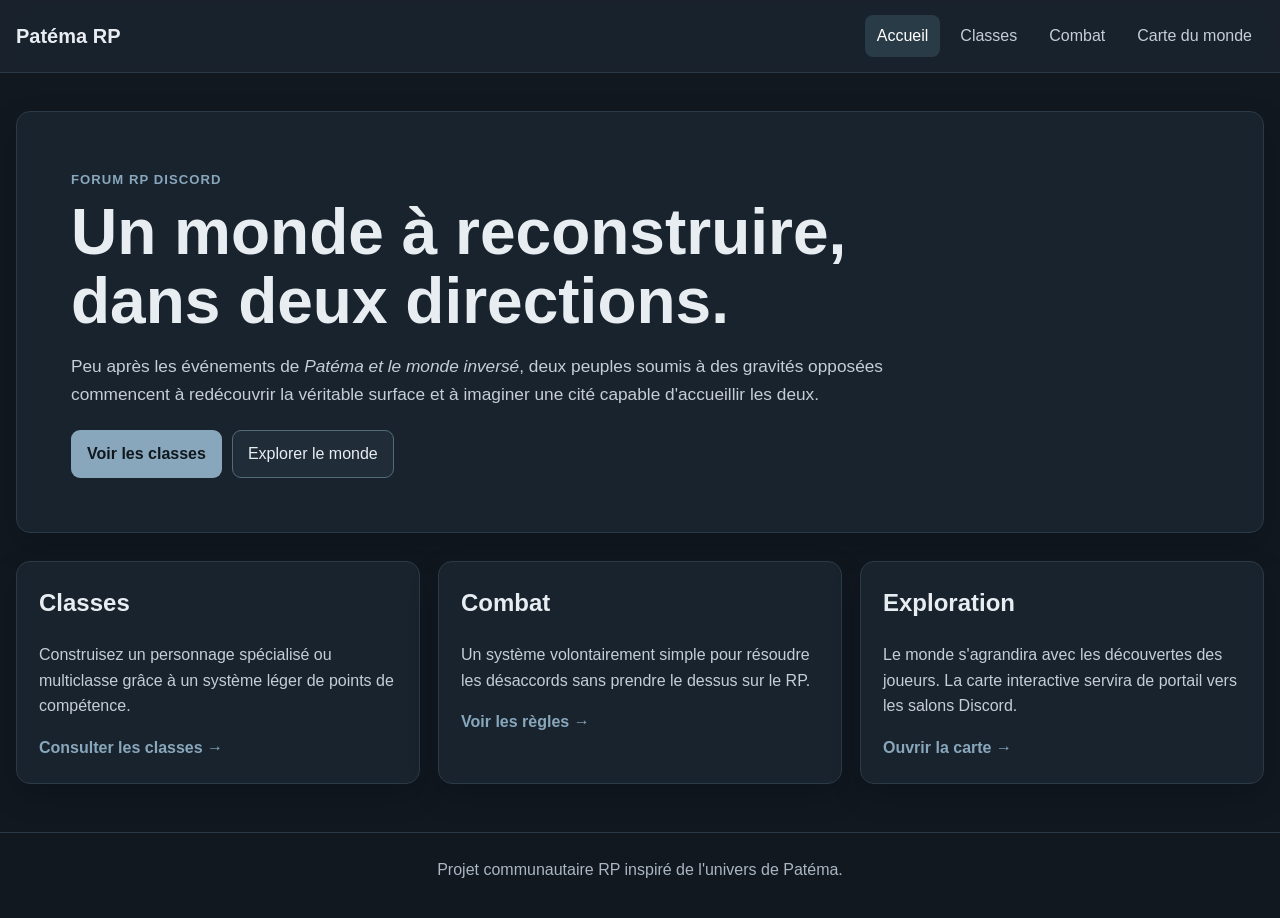
<file: index.html>
<!DOCTYPE html>
<html lang="fr">
<head>
  <meta charset="UTF-8">
  <meta name="viewport" content="width=device-width, initial-scale=1.0">
  <title>Patéma RP</title>
  <link rel="stylesheet" href="css/style.css">
</head>
<body>
<header class="site-header">
  <div class="container header-inner">
    <a class="brand" href="index.html">Patéma RP</a>
    <nav class="main-nav">
      <a class="active" href="index.html">Accueil</a>
      <a href="classes.html">Classes</a>
      <a href="combat.html">Combat</a>
      <a href="carte.html">Carte du monde</a>
    </nav>
  </div>
</header>

<main class="container">
  <section class="hero">
    <span class="eyebrow">Forum RP Discord</span>
    <h1>Un monde à reconstruire, dans deux directions.</h1>
    <p>
      Peu après les événements de <em>Patéma et le monde inversé</em>, deux peuples soumis à des gravités opposées
      commencent à redécouvrir la véritable surface et à imaginer une cité capable d'accueillir les deux.
    </p>
    <div class="hero-actions">
      <a class="button primary" href="classes.html">Voir les classes</a>
      <a class="button" href="carte.html">Explorer le monde</a>
    </div>
  </section>

  <section class="grid three">
    <article class="panel">
      <h2>Classes</h2>
      <p>Construisez un personnage spécialisé ou multiclasse grâce à un système léger de points de compétence.</p>
      <a class="text-link" href="classes.html">Consulter les classes →</a>
    </article>

    <article class="panel">
      <h2>Combat</h2>
      <p>Un système volontairement simple pour résoudre les désaccords sans prendre le dessus sur le RP.</p>
      <a class="text-link" href="combat.html">Voir les règles →</a>
    </article>

    <article class="panel">
      <h2>Exploration</h2>
      <p>Le monde s'agrandira avec les découvertes des joueurs. La carte interactive servira de portail vers les salons Discord.</p>
      <a class="text-link" href="carte.html">Ouvrir la carte →</a>
    </article>
  </section>
</main>

<footer class="site-footer">
  <div class="container">Projet communautaire RP inspiré de l'univers de Patéma.</div>
</footer>
</body>
</html>
</file>
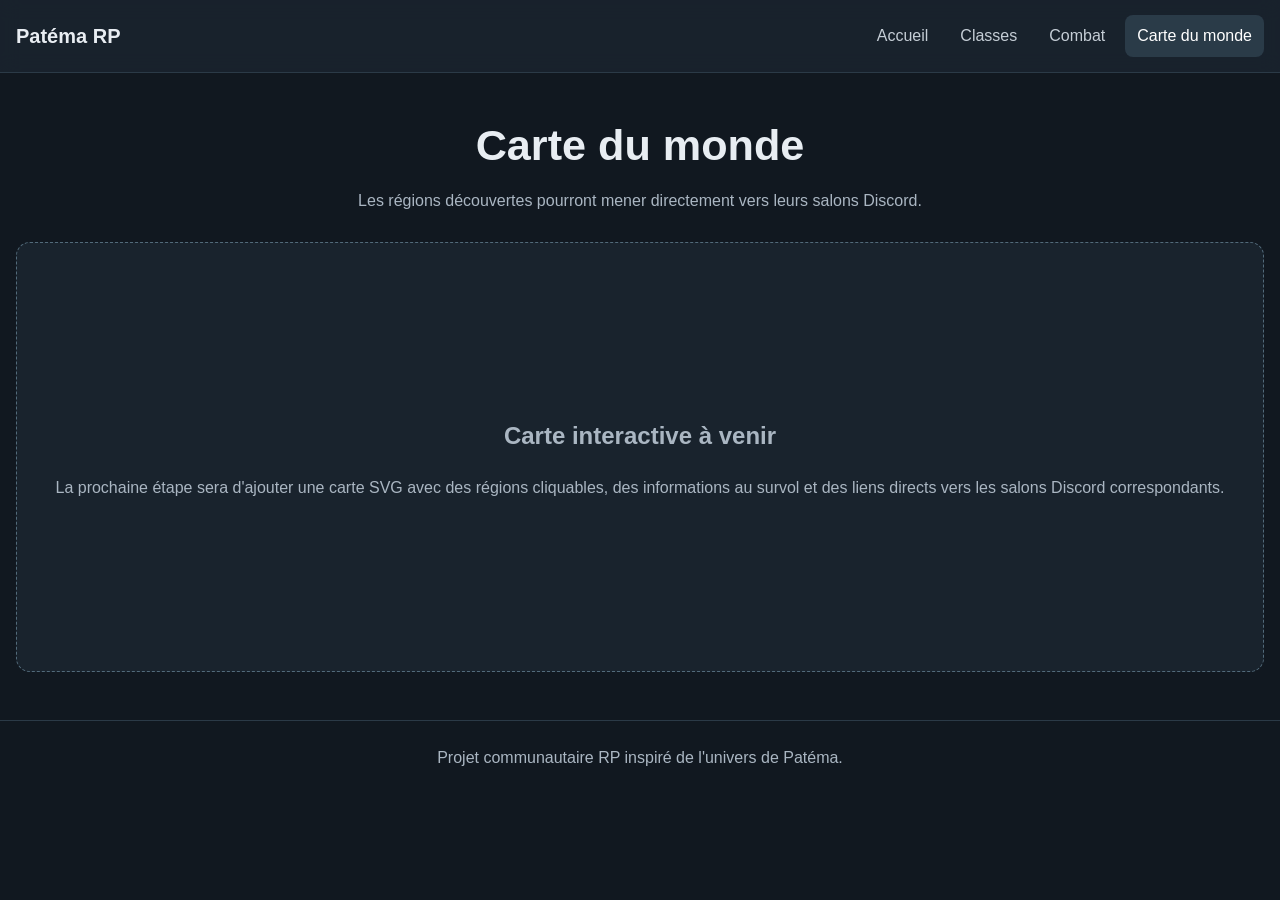
<file: carte.html>
<!DOCTYPE html>
<html lang="fr">
<head>
  <meta charset="UTF-8">
  <meta name="viewport" content="width=device-width, initial-scale=1.0">
  <title>Carte du monde — Patéma RP</title>
  <link rel="stylesheet" href="css/style.css">
</head>
<body>
<header class="site-header">
  <div class="container header-inner">
    <a class="brand" href="index.html">Patéma RP</a>
    <nav class="main-nav">
      <a href="index.html">Accueil</a>
      <a href="classes.html">Classes</a>
      <a href="combat.html">Combat</a>
      <a class="active" href="carte.html">Carte du monde</a>
    </nav>
  </div>
</header>

<main class="container">
  <h1 class="page-title">Carte du monde</h1>
  <div class="subtitle">Les régions découvertes pourront mener directement vers leurs salons Discord.</div>

  <section class="map-placeholder">
    <div>
      <h2>Carte interactive à venir</h2>
      <p>
        La prochaine étape sera d'ajouter une carte SVG avec des régions cliquables,
        des informations au survol et des liens directs vers les salons Discord correspondants.
      </p>
    </div>
  </section>
</main>

<footer class="site-footer"><div class="container">Projet communautaire RP inspiré de l'univers de Patéma.</div></footer>
</body>
</html>
</file>
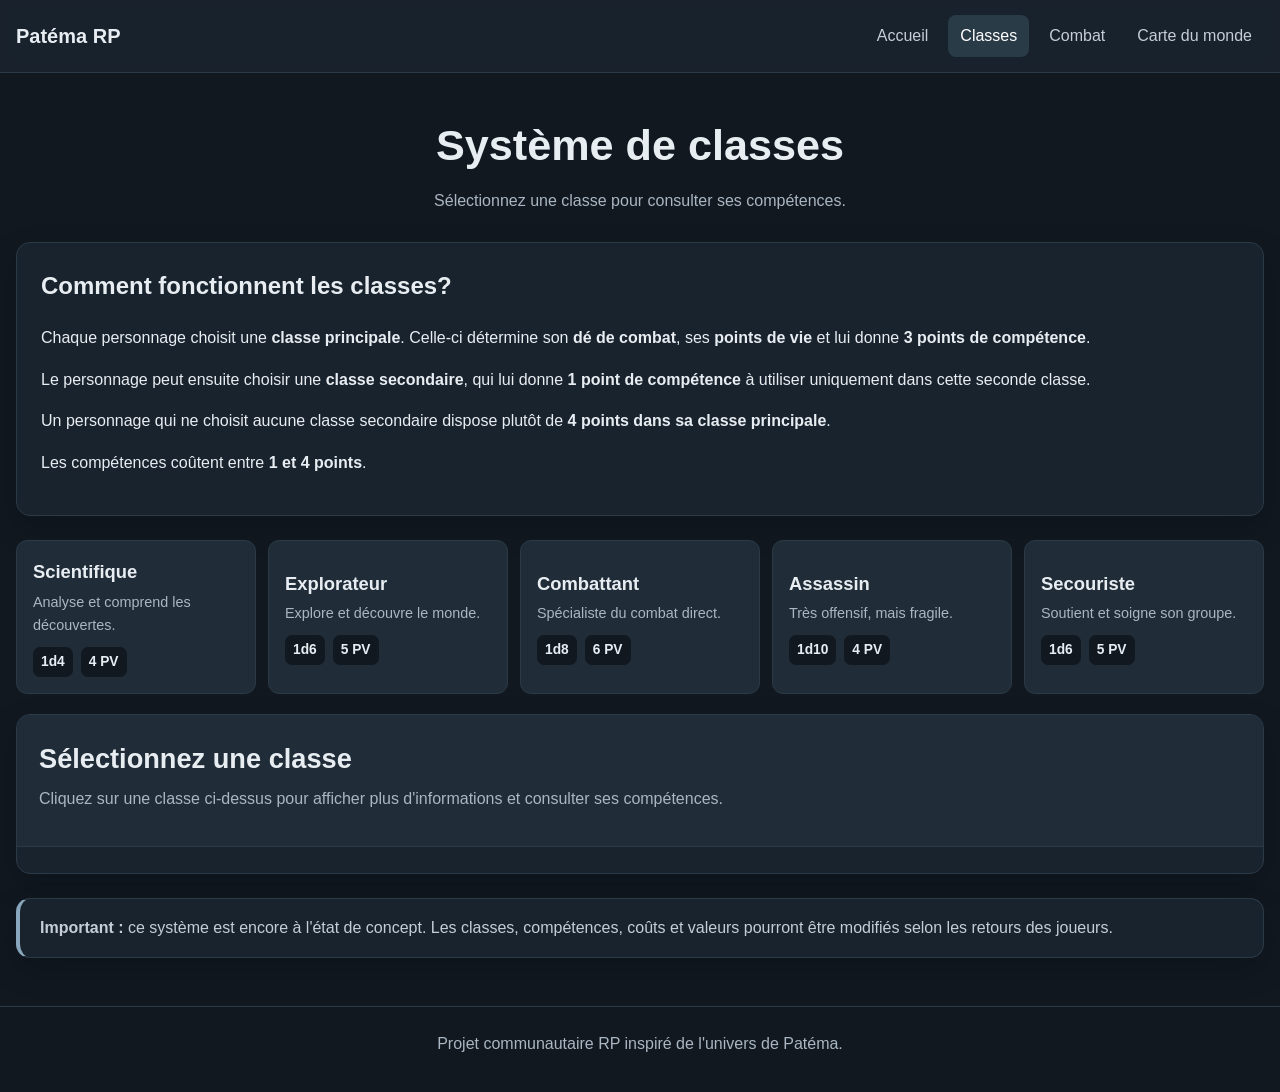
<file: classes.html>
<!DOCTYPE html>
<html lang="fr">
<head>
  <meta charset="UTF-8">
  <meta name="viewport" content="width=device-width, initial-scale=1.0">
  <title>Classes — Patéma RP</title>
  <link rel="stylesheet" href="css/style.css">
</head>
<body>
<header class="site-header">
  <div class="container header-inner">
    <a class="brand" href="index.html">Patéma RP</a>
    <nav class="main-nav">
      <a href="index.html">Accueil</a>
      <a class="active" href="classes.html">Classes</a>
      <a href="combat.html">Combat</a>
      <a href="carte.html">Carte du monde</a>
    </nav>
  </div>
</header>

<main class="container">
  <h1 class="page-title">Système de classes</h1>
  <div class="subtitle">Sélectionnez une classe pour consulter ses compétences.</div>

  <section class="intro">
    <h2>Comment fonctionnent les classes?</h2>
    <p>
      Chaque personnage choisit une <strong>classe principale</strong>.
      Celle-ci détermine son <strong>dé de combat</strong>, ses <strong>points de vie</strong>
      et lui donne <strong>3 points de compétence</strong>.
    </p>
    <p>
      Le personnage peut ensuite choisir une <strong>classe secondaire</strong>,
      qui lui donne <strong>1 point de compétence</strong> à utiliser uniquement dans cette seconde classe.
    </p>
    <p>
      Un personnage qui ne choisit aucune classe secondaire dispose plutôt de
      <strong>4 points dans sa classe principale</strong>.
    </p>
    <p>Les compétences coûtent entre <strong>1 et 4 points</strong>.</p>
  </section>

  <div class="class-buttons">
    <button class="class-button" data-class="scientifique">
      <div class="class-name">Scientifique</div>
      <div class="class-short">Analyse et comprend les découvertes.</div>
      <div class="stats"><span class="stat">1d4</span><span class="stat">4 PV</span></div>
    </button>

    <button class="class-button" data-class="explorateur">
      <div class="class-name">Explorateur</div>
      <div class="class-short">Explore et découvre le monde.</div>
      <div class="stats"><span class="stat">1d6</span><span class="stat">5 PV</span></div>
    </button>

    <button class="class-button" data-class="combattant">
      <div class="class-name">Combattant</div>
      <div class="class-short">Spécialiste du combat direct.</div>
      <div class="stats"><span class="stat">1d8</span><span class="stat">6 PV</span></div>
    </button>

    <button class="class-button" data-class="assassin">
      <div class="class-name">Assassin</div>
      <div class="class-short">Très offensif, mais fragile.</div>
      <div class="stats"><span class="stat">1d10</span><span class="stat">4 PV</span></div>
    </button>

    <button class="class-button" data-class="secouriste">
      <div class="class-name">Secouriste</div>
      <div class="class-short">Soutient et soigne son groupe.</div>
      <div class="stats"><span class="stat">1d6</span><span class="stat">5 PV</span></div>
    </button>
  </div>

  <section class="details-panel">
    <div class="details-header">
      <h2 id="detail-name">Sélectionnez une classe</h2>
      <div class="details-description" id="detail-description">
        Cliquez sur une classe ci-dessus pour afficher plus d'informations et consulter ses compétences.
      </div>
      <div class="stats" id="detail-stats"></div>
    </div>
    <div class="skills" id="detail-skills"></div>
  </section>

  <div class="note">
    <strong>Important :</strong> ce système est encore à l'état de concept.
    Les classes, compétences, coûts et valeurs pourront être modifiés selon les retours des joueurs.
  </div>
</main>

<footer class="site-footer"><div class="container">Projet communautaire RP inspiré de l'univers de Patéma.</div></footer>
<script src="js/classes.js"></script>
</body>
</html>
</file>
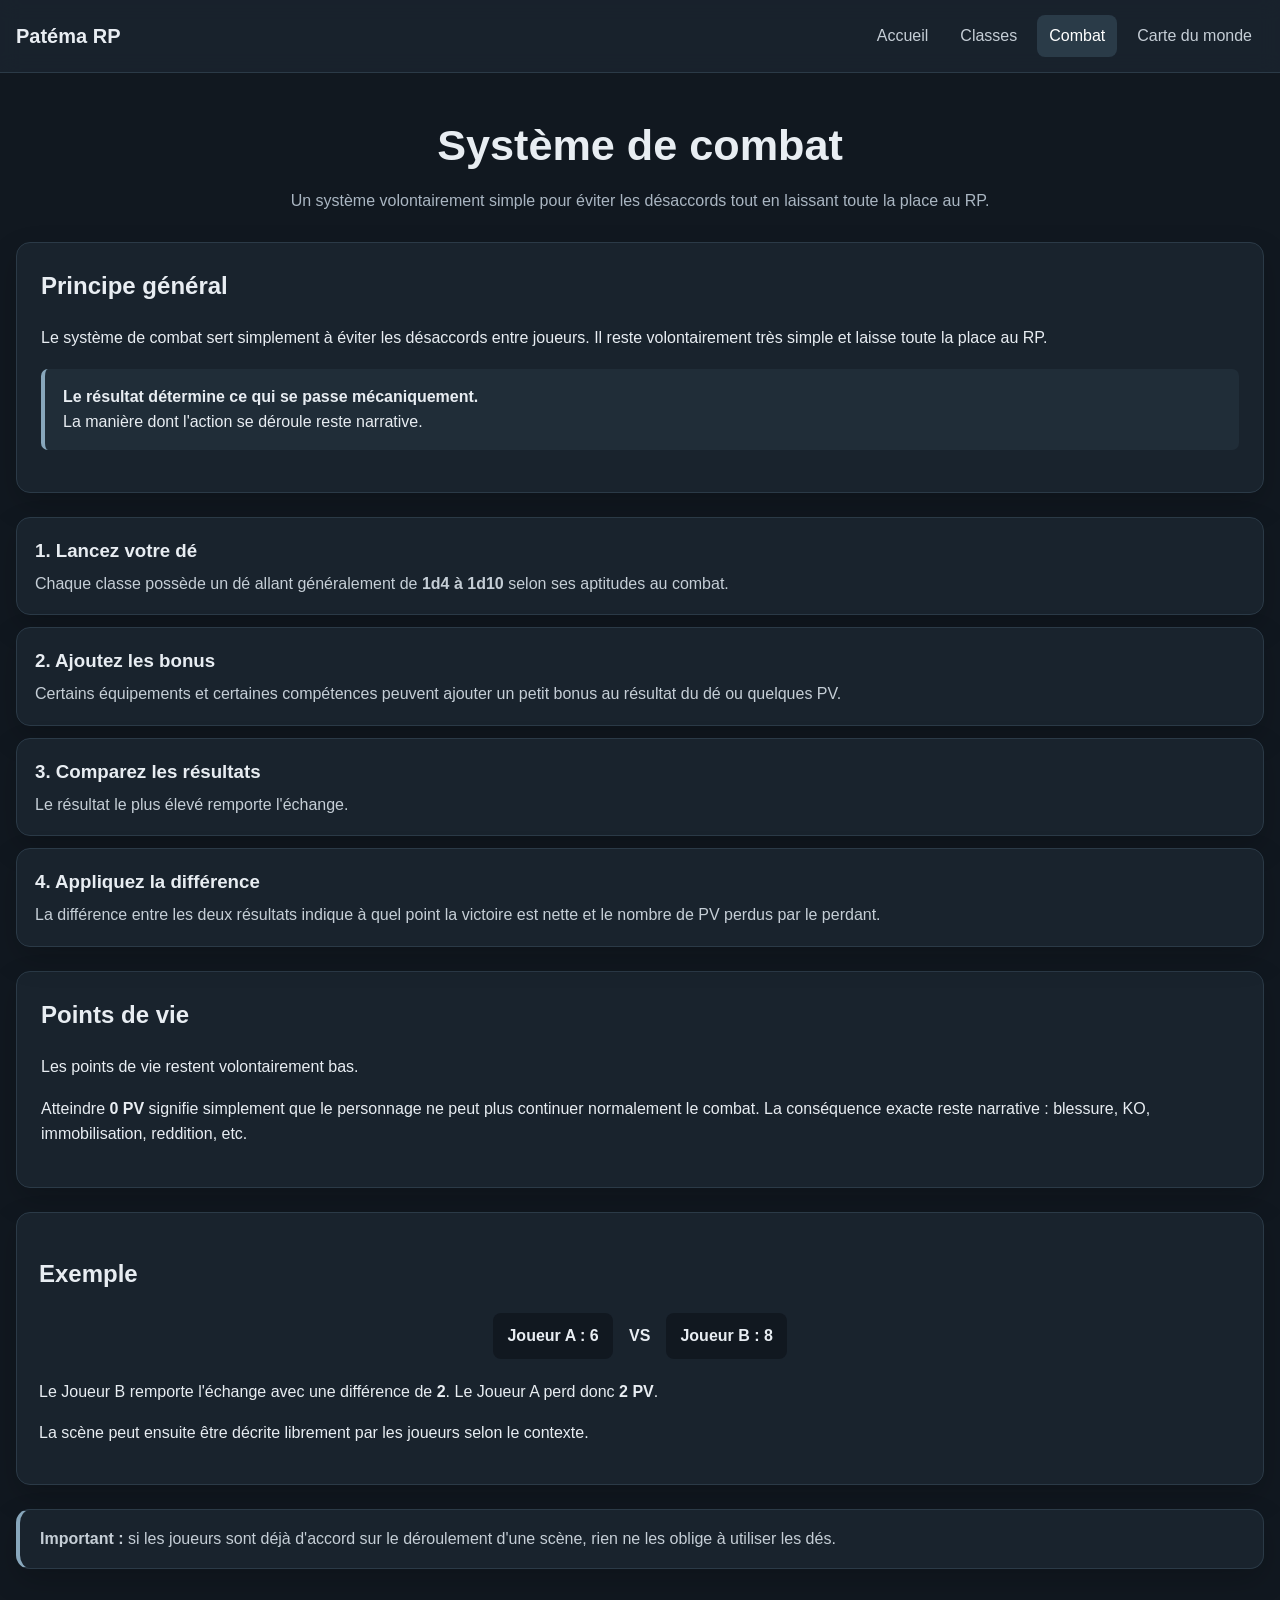
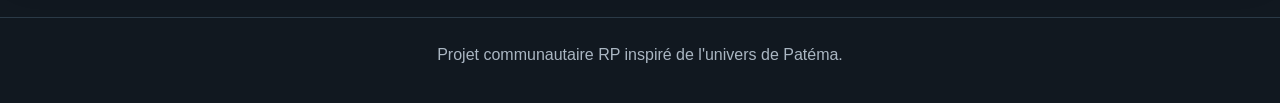
<file: combat.html>
<!DOCTYPE html>
<html lang="fr">
<head>
  <meta charset="UTF-8">
  <meta name="viewport" content="width=device-width, initial-scale=1.0">
  <title>Combat — Patéma RP</title>
  <link rel="stylesheet" href="css/style.css">
</head>
<body>
<header class="site-header">
  <div class="container header-inner">
    <a class="brand" href="index.html">Patéma RP</a>
    <nav class="main-nav">
      <a href="index.html">Accueil</a>
      <a href="classes.html">Classes</a>
      <a class="active" href="combat.html">Combat</a>
      <a href="carte.html">Carte du monde</a>
    </nav>
  </div>
</header>

<main class="container">
  <h1 class="page-title">Système de combat</h1>
  <div class="subtitle">Un système volontairement simple pour éviter les désaccords tout en laissant toute la place au RP.</div>

  <section class="intro">
    <h2>Principe général</h2>
    <p>
      Le système de combat sert simplement à éviter les désaccords entre joueurs.
      Il reste volontairement très simple et laisse toute la place au RP.
    </p>
    <div class="highlight">
      <strong>Le résultat détermine ce qui se passe mécaniquement.</strong><br>
      La manière dont l'action se déroule reste narrative.
    </div>
  </section>

  <section class="rule-list">
    <article class="rule-card">
      <h3>1. Lancez votre dé</h3>
      <p>Chaque classe possède un dé allant généralement de <strong>1d4 à 1d10</strong> selon ses aptitudes au combat.</p>
    </article>

    <article class="rule-card">
      <h3>2. Ajoutez les bonus</h3>
      <p>Certains équipements et certaines compétences peuvent ajouter un petit bonus au résultat du dé ou quelques PV.</p>
    </article>

    <article class="rule-card">
      <h3>3. Comparez les résultats</h3>
      <p>Le résultat le plus élevé remporte l'échange.</p>
    </article>

    <article class="rule-card">
      <h3>4. Appliquez la différence</h3>
      <p>La différence entre les deux résultats indique à quel point la victoire est nette et le nombre de PV perdus par le perdant.</p>
    </article>
  </section>

  <section class="intro" style="margin-top:24px;">
    <h2>Points de vie</h2>
    <p>Les points de vie restent volontairement bas.</p>
    <p>
      Atteindre <strong>0 PV</strong> signifie simplement que le personnage ne peut plus continuer normalement le combat.
      La conséquence exacte reste narrative : blessure, KO, immobilisation, reddition, etc.
    </p>
  </section>

  <section class="example">
    <h2>Exemple</h2>
    <div class="combat-line">
      <div class="score">Joueur A : 6</div>
      <div>VS</div>
      <div class="score">Joueur B : 8</div>
    </div>
    <p>
      Le Joueur B remporte l'échange avec une différence de <strong>2</strong>.
      Le Joueur A perd donc <strong>2 PV</strong>.
    </p>
    <p>La scène peut ensuite être décrite librement par les joueurs selon le contexte.</p>
  </section>

  <div class="note">
    <strong>Important :</strong> si les joueurs sont déjà d'accord sur le déroulement d'une scène,
    rien ne les oblige à utiliser les dés.
  </div>
</main>

<footer class="site-footer"><div class="container">Projet communautaire RP inspiré de l'univers de Patéma.</div></footer>
</body>
</html>
</file>
<file: css/style.css>
:root {
  --bg: #111820;
  --surface: #19232d;
  --surface-2: #202d38;
  --surface-3: #2a3b48;
  --border: #2b3a47;
  --border-strong: #526a7a;
  --text: #e8edf2;
  --muted: #aab6c2;
  --muted-2: #c5ced6;
  --accent: #88a7bc;
  --shadow: 0 12px 30px rgba(0,0,0,.18);
}

* { box-sizing: border-box; }

html { scroll-behavior: smooth; }

body {
  margin: 0;
  font-family: Arial, Helvetica, sans-serif;
  background: var(--bg);
  color: var(--text);
  line-height: 1.6;
}

a { color: inherit; }

.container {
  width: min(1400px, calc(100% - 32px));
  margin: 0 auto;
}

.site-header {
  position: sticky;
  top: 0;
  z-index: 20;
  background: rgba(25, 35, 45, .96);
  border-bottom: 1px solid var(--border);
  backdrop-filter: blur(10px);
}

.header-inner {
  min-height: 72px;
  display: flex;
  align-items: center;
  justify-content: space-between;
  gap: 24px;
}

.brand {
  font-size: 1.25rem;
  font-weight: 800;
  text-decoration: none;
  white-space: nowrap;
}

.main-nav {
  display: flex;
  flex-wrap: wrap;
  justify-content: flex-end;
  gap: 8px;
}

.main-nav a {
  text-decoration: none;
  color: var(--muted-2);
  padding: 8px 12px;
  border-radius: 8px;
}

.main-nav a:hover,
.main-nav a.active {
  background: var(--surface-3);
  color: #fff;
}

main.container {
  padding-top: 38px;
  padding-bottom: 48px;
}

.hero,
.panel,
.intro,
.details-panel,
.note,
.rule-card,
.example {
  background: var(--surface);
  border: 1px solid var(--border);
  border-radius: 14px;
  box-shadow: var(--shadow);
}

.hero {
  padding: clamp(28px, 5vw, 54px);
  margin-bottom: 28px;
}

.hero h1 {
  max-width: 900px;
  margin: 6px 0 14px;
  line-height: 1.08;
  font-size: clamp(2rem, 5vw, 4rem);
}

.hero p {
  max-width: 850px;
  color: var(--muted-2);
  font-size: 1.08rem;
}

.eyebrow {
  color: var(--accent);
  font-weight: 800;
  text-transform: uppercase;
  letter-spacing: .08em;
  font-size: .82rem;
}

.hero-actions {
  display: flex;
  flex-wrap: wrap;
  gap: 10px;
  margin-top: 22px;
}

.button {
  display: inline-block;
  text-decoration: none;
  padding: 10px 15px;
  border: 1px solid var(--border-strong);
  border-radius: 9px;
  background: var(--surface-2);
}

.button.primary {
  background: var(--accent);
  color: #10171d;
  border-color: transparent;
  font-weight: 800;
}

.grid {
  display: grid;
  gap: 18px;
}

.grid.three {
  grid-template-columns: repeat(3, minmax(0, 1fr));
}

.panel {
  padding: 22px;
}

.panel h2 { margin-top: 0; }
.panel p { color: var(--muted-2); }

.text-link {
  color: var(--accent);
  text-decoration: none;
  font-weight: 700;
}

.page-title {
  text-align: center;
  margin: 0 0 8px;
  font-size: clamp(2rem, 4vw, 2.7rem);
}

.subtitle {
  text-align: center;
  color: var(--muted);
  margin-bottom: 28px;
}

.intro {
  padding: 24px;
  margin-bottom: 24px;
}

.intro h2 { margin-top: 0; }

.class-buttons {
  display: grid;
  grid-template-columns: repeat(auto-fit, minmax(190px, 1fr));
  gap: 12px;
  margin-bottom: 20px;
}

.class-button {
  background: var(--surface-2);
  border: 1px solid var(--border);
  border-radius: 11px;
  padding: 16px;
  color: var(--text);
  cursor: pointer;
  text-align: left;
  transition: .18s ease;
  font: inherit;
}

.class-button:hover,
.class-button.active {
  background: var(--surface-3);
  border-color: var(--border-strong);
  transform: translateY(-1px);
}

.class-name {
  font-size: 1.15rem;
  font-weight: 800;
  margin-bottom: 4px;
}

.class-short {
  color: var(--muted);
  font-size: .9rem;
  margin-bottom: 10px;
}

.stats {
  display: flex;
  gap: 8px;
  flex-wrap: wrap;
}

.stat {
  display: inline-block;
  background: var(--bg);
  border-radius: 7px;
  padding: 4px 8px;
  font-size: .86rem;
  font-weight: 800;
}

.details-panel {
  overflow: hidden;
}

.details-header {
  background: var(--surface-2);
  padding: 22px;
  border-bottom: 1px solid var(--border);
}

.details-header h2 {
  margin: 0 0 6px;
  font-size: 1.7rem;
}

.details-description {
  color: var(--muted);
  margin-bottom: 12px;
}

.skills {
  padding: 8px 22px 18px;
}

.skill {
  padding: 14px 0;
  border-bottom: 1px solid var(--border);
}

.skill:last-child { border-bottom: 0; }

.skill-title {
  font-weight: 800;
  margin-bottom: 4px;
}

.cost {
  display: inline-block;
  margin-left: 6px;
  padding: 2px 7px;
  border-radius: 999px;
  background: #334654;
  color: #dce6ed;
  font-size: .79rem;
}

.skill p {
  margin: 0;
  color: var(--muted-2);
}

.note {
  margin-top: 24px;
  border-left: 4px solid var(--accent);
  padding: 16px 20px;
  color: var(--muted-2);
}

.rule-list {
  display: grid;
  gap: 12px;
}

.rule-card {
  padding: 18px;
}

.rule-card h3 {
  margin: 0 0 5px;
}

.rule-card p { margin: 0; color: var(--muted-2); }

.highlight {
  background: var(--surface-2);
  border-left: 4px solid var(--accent);
  padding: 15px 18px;
  border-radius: 7px;
  margin: 18px 0;
}

.example {
  padding: 22px;
}

.combat-line {
  display: flex;
  justify-content: center;
  align-items: center;
  gap: 16px;
  flex-wrap: wrap;
  margin: 20px 0;
  font-weight: 800;
}

.score {
  min-width: 120px;
  text-align: center;
  background: var(--bg);
  padding: 10px 14px;
  border-radius: 8px;
}

.map-placeholder {
  min-height: 430px;
  display: grid;
  place-items: center;
  text-align: center;
  padding: 30px;
  border: 1px dashed var(--border-strong);
  border-radius: 14px;
  background: var(--surface);
  color: var(--muted);
}

.site-footer {
  border-top: 1px solid var(--border);
  color: var(--muted);
  padding: 24px 0 36px;
  text-align: center;
}

@media (max-width: 900px) {
  .grid.three { grid-template-columns: 1fr; }
  .header-inner { align-items: flex-start; flex-direction: column; padding: 14px 0; }
  .main-nav { justify-content: flex-start; }
}

@media (max-width: 560px) {
  .container { width: min(100% - 20px, 1400px); }
  main.container { padding-top: 24px; }
  .class-buttons { grid-template-columns: 1fr; }
}
</file>
